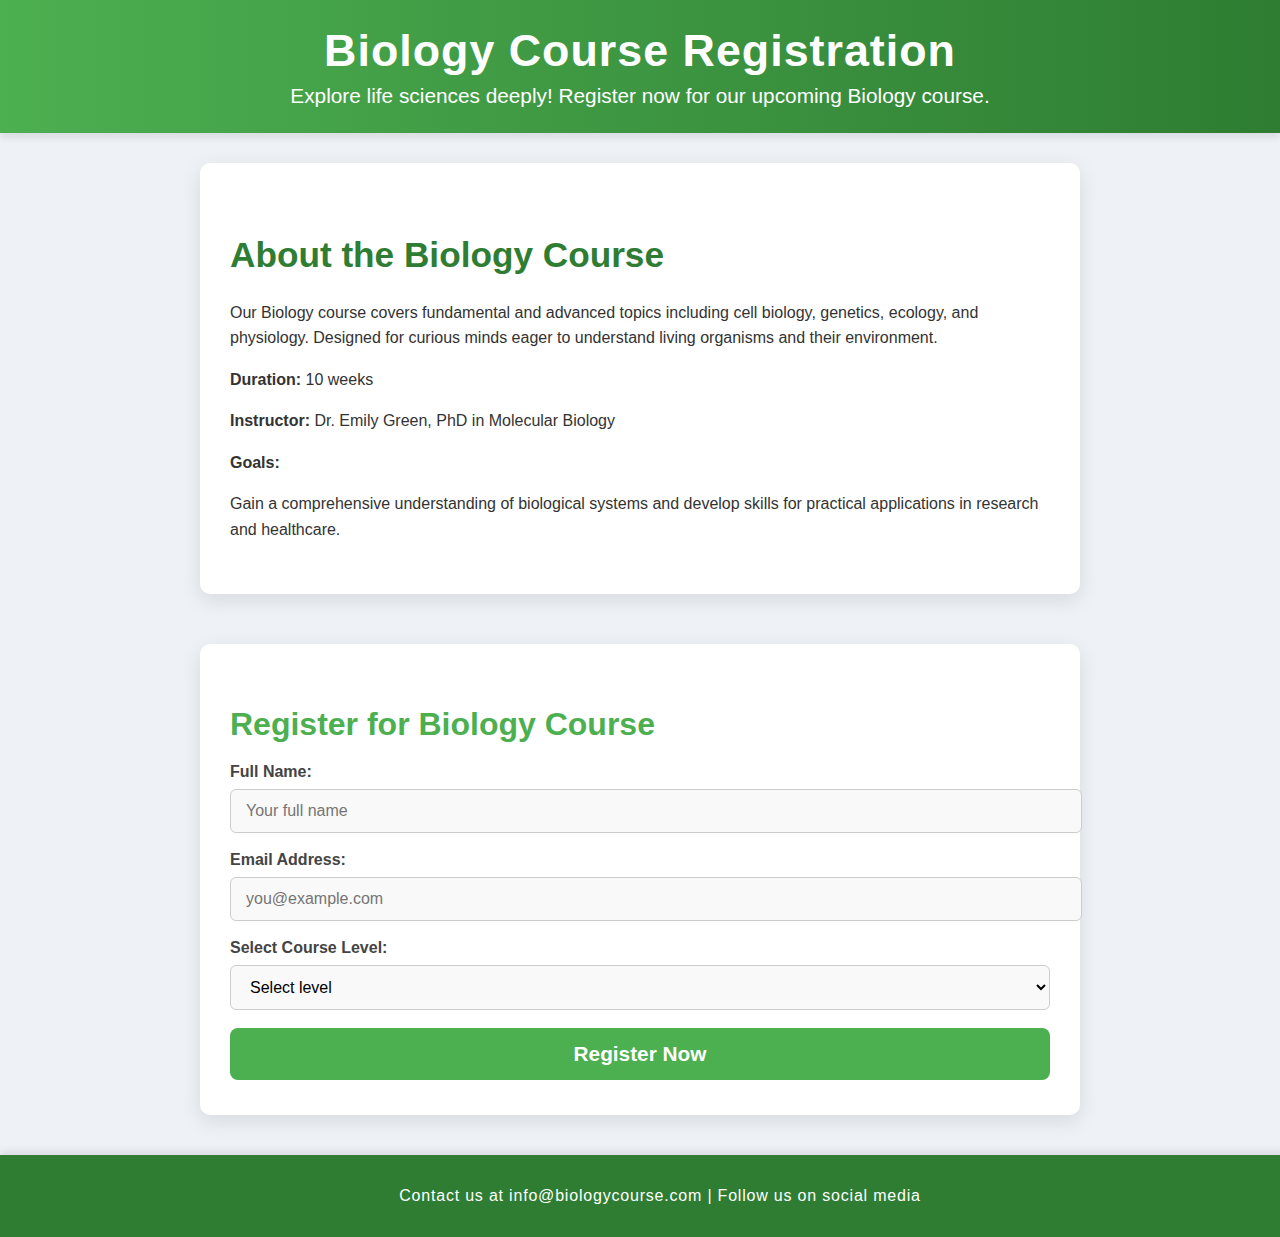
<file: biology.html>
<!DOCTYPE html>
<html lang="en">
<head>
  <meta charset="UTF-8" />
  <meta name="viewport" content="width=device-width, initial-scale=1" />
  <title>Biology Course Registration</title>
  <style>
    :root {
      --primary: #4caf50;
      --primary-dark: #2e7d32;
      --background: #eef2f7;
      --white: #fff;
      --text: #333;
      --shadow: 0 4px 8px rgba(0,0,0,0.1);
      --shadow-strong: 0 6px 20px rgba(0,0,0,0.1);
    }
    body {
      font-family: 'Segoe UI', Tahoma, Geneva, Verdana, sans-serif;
      background: var(--background);
      margin: 0;
      padding: 0;
      color: var(--text);
      min-height: 100vh;
      display: flex;
      flex-direction: column;
    }
    header {
      background: linear-gradient(90deg, var(--primary), var(--primary-dark));
      color: white;
      padding: 25px 20px;
      text-align: center;
      box-shadow: var(--shadow);
    }
    header h1 {
      margin: 0 0 8px;
      font-size: 2.8rem;
      letter-spacing: 1px;
    }
    header p {
      font-size: 1.3rem;
      font-weight: 500;
      margin: 0;
    }
    section.course-info {
      background: var(--white);
      max-width: 820px;
      margin: 30px auto;
      padding: 35px 30px;
      border-radius: 10px;
      box-shadow: var(--shadow-strong);
      line-height: 1.6;
    }
    section.course-info h2 {
      font-size: 2.2rem;
      margin-bottom: 15px;
      color: var(--primary-dark);
    }
    section.course-info p strong {
      font-weight: 700;
    }
    form {
      background: var(--white);
      max-width: 820px;
      margin: 20px auto 40px;
      padding: 30px 30px 35px;
      border-radius: 10px;
      box-shadow: var(--shadow-strong);
    }
    form h3 {
      font-size: 2rem;
      color: var(--primary);
      margin-bottom: 20px;
      font-weight: 700;
    }
    label {
      display: block;
      margin-bottom: 8px;
      font-size: 1rem;
      font-weight: 600;
      color: #444;
    }
    input[type="text"],
    input[type="email"],
    select {
      width: 100%;
      padding: 12px 15px;
      margin-bottom: 18px;
      font-size: 1rem;
      border: 1.8px solid #ccc;
      border-radius: 6px;
      transition: border-color 0.3s ease;
      background: #f9f9f9;
    }
    input[type="text"]:focus,
    input[type="email"]:focus,
    select:focus {
      border-color: var(--primary);
      outline: none;
      background: #fff;
    }
    button {
      width: 100%;
      background-color: var(--primary);
      color: white;
      border: none;
      padding: 14px 0;
      font-size: 1.3rem;
      border-radius: 8px;
      cursor: pointer;
      font-weight: 700;
      transition: background-color 0.25s ease;
    }
    button:hover {
      background-color: var(--primary-dark);
    }
    footer {
      text-align: center;
      padding: 16px 20px;
      background-color: var(--primary-dark);
      color: white;
      font-weight: 500;
      font-size: 1rem;
      letter-spacing: 0.05em;
      margin-top: auto;
      box-shadow: 0 -3px 8px rgba(0,0,0,0.1);
      position: relative;
      width: 100%;
    }

    /* Responsive Styles */
    @media (max-width: 900px) {
      section.course-info,
      form {
        max-width: 98vw;
        padding: 25px 10px;
      }
      section.course-info h2 {
        font-size: 1.5rem;
      }
      form h3 {
        font-size: 1.3rem;
      }
    }
    @media (max-width: 600px) {
      header {
        padding: 18px 5px;
      }
      header h1 {
        font-size: 1.5rem;
      }
      header p {
        font-size: 1rem;
      }
      section.course-info,
      form {
        padding: 14px 5vw;
        margin: 16px 0;
        border-radius: 7px;
        box-shadow: 0 2px 8px rgba(0,0,0,0.08);
      }
      section.course-info h2 {
        font-size: 1.15rem;
        margin-bottom: 10px;
      }
      label {
        font-size: 0.95rem;
      }
      input[type="text"],
      input[type="email"],
      select {
        font-size: 0.98rem;
        padding: 10px 10px;
      }
      button {
        font-size: 1rem;
        padding: 12px 0;
      }
      footer {
        font-size: 0.95rem;
        padding: 12px 5px;
      }
    }
    @media (max-width: 400px) {
      section.course-info,
      form {
        padding: 10px 2vw;
      }
      header h1 {
        font-size: 1.1rem;
      }
      form h3 {
        font-size: 1.05rem;
      }
    }
  </style>
</head>
<body>

  <header>
    <h1>Biology Course Registration</h1>
    <p>Explore life sciences deeply! Register now for our upcoming Biology course.</p>
  </header>

  <section class="course-info">
    <h2>About the Biology Course</h2>
    <p>Our Biology course covers fundamental and advanced topics including cell biology, genetics, ecology, and physiology. Designed for curious minds eager to understand living organisms and their environment.</p>
    <p><strong>Duration:</strong> 10 weeks</p>
    <p><strong>Instructor:</strong> Dr. Emily Green, PhD in Molecular Biology</p>
    <p><strong>Goals:</strong></p>
    <p>Gain a comprehensive understanding of biological systems and develop skills for practical applications in research and healthcare.</p>
  </section>

  <section>
    <form action="submit-registration.html" method="POST">
      <h3>Register for Biology Course</h3>

      <label for="name">Full Name:</label>
      <input type="text" id="name" name="name" placeholder="Your full name" required />

      <label for="email">Email Address:</label>
      <input type="email" id="email" name="email" placeholder="you@example.com" required />

      <label for="level">Select Course Level:</label>
      <select id="level" name="level" required>
        <option value="" disabled selected>Select level</option>
        <option value="beginner">Beginner</option>
        <option value="intermediate">Intermediate</option>
        <option value="advanced">Advanced</option>
      </select>

      <button type="submit">Register Now</button>
    </form>
  </section>

  <footer>
    <p>Contact us at info@biologycourse.com | Follow us on social media</p>
  </footer>

</body>
</html>
</file>
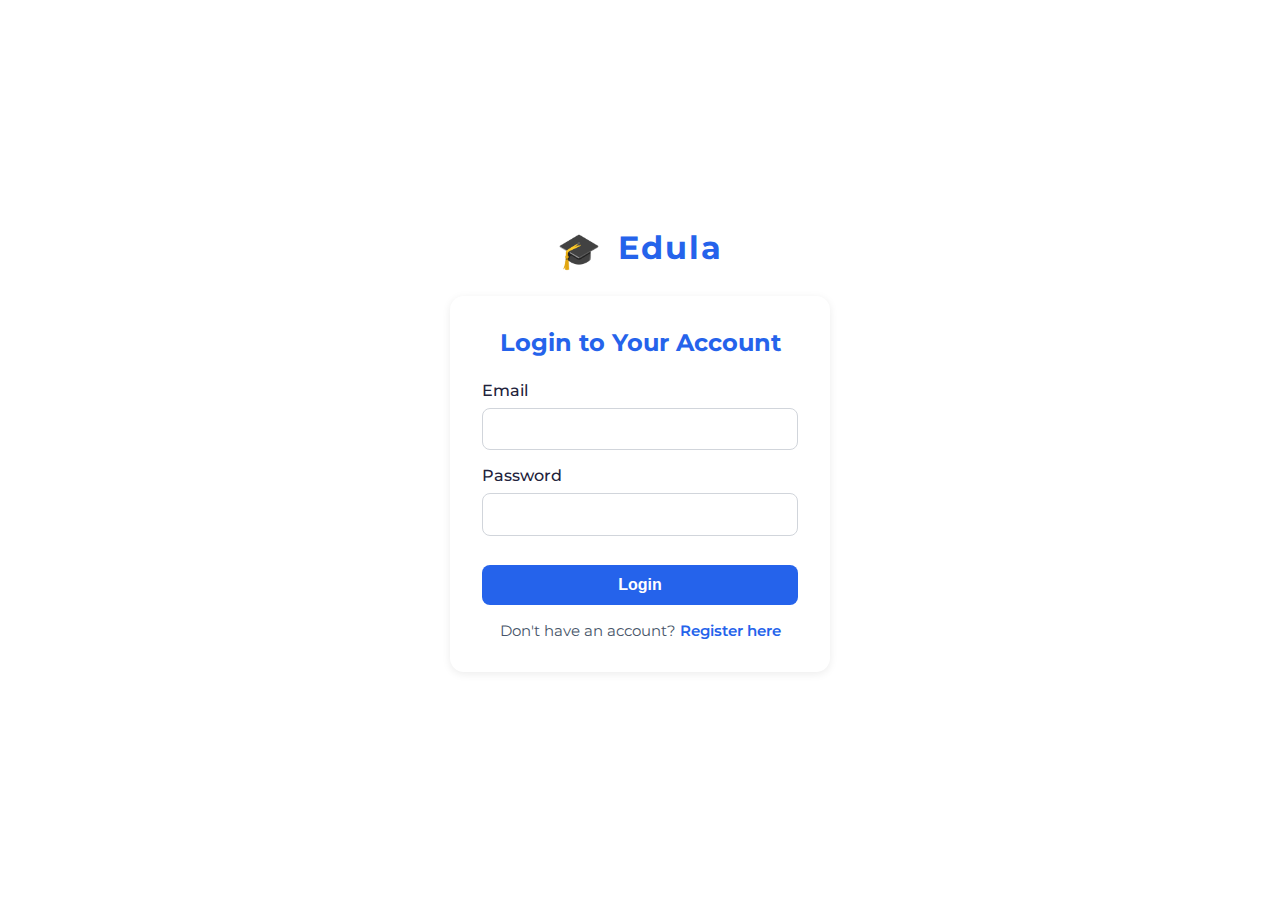
<file: login.html>
<!DOCTYPE html>
<html lang="en">
<head>
  <meta charset="UTF-8">
  <title>Edula - Login</title>
  <meta name="viewport" content="width=device-width, initial-scale=1.0">
  <link href="https://fonts.googleapis.com/css2?family=Montserrat:wght@700;400&display=swap" rel="stylesheet">
  <link rel="stylesheet" href="style_login.css">
</head>
<body>
  <div class="logo">
    <span class="logo-icon">🎓</span>
    <a href="index.html" class="logo-text">Edula</a>
  </div>

  <div class="login-container">
    <h1>Login to Your Account</h1>
    <form id="loginForm">
      <div class="form-group">
        <label for="email">Email</label>
        <input type="email" id="email" required>
      </div>
      <div class="form-group">
        <label for="password">Password</label>
        <input type="password" id="password" required>
      </div>
      <button type="submit" class="btn">Login</button>
    </form>
    <div class="register-link">
      Don't have an account? <a href="register.html">Register here</a>
    </div>
  </div>

  <script src="script_login.js"></script>
</body>
</html>
</file>
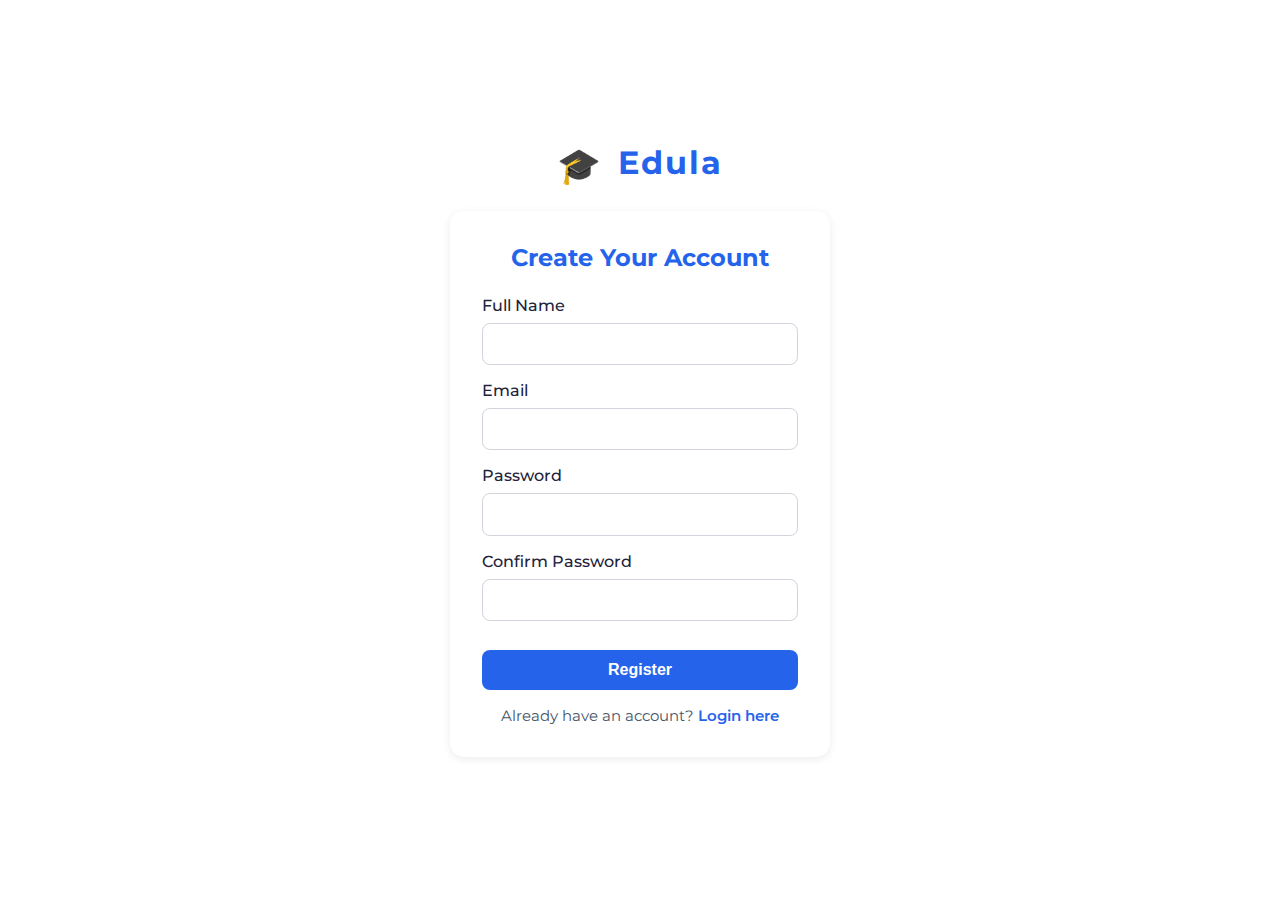
<file: register.html>
<!DOCTYPE html>
<html lang="en">
<head>
  <meta charset="UTF-8" />
  <title>Edula - Register</title>
  <meta name="viewport" content="width=device-width, initial-scale=1.0" />
  <link href="https://fonts.googleapis.com/css2?family=Montserrat:wght@700;400&display=swap" rel="stylesheet">
  <link rel="stylesheet" href="style_register.css" />
</head>
<body>
  <div class="logo">
    <span class="logo-icon">🎓</span>
    <a href="index.html" class="logo-text">Edula</a> 
  </div>
  <div class="register-container">
    <h1>Create Your Account</h1>
    <form id="registerForm">
      <div class="form-group">
        <label for="name">Full Name</label>
        <input type="text" id="name" required />
      </div>
      <div class="form-group">
        <label for="email">Email</label>
        <input type="email" id="email" required />
      </div>
      <div class="form-group"> 
        <label for="password">Password</label>
        <input type="password" id="password" required />
      </div>
      <div class="form-group">
        <label for="confirmPassword">Confirm Password</label>
        <input type="password" id="confirmPassword" required />
      </div>
      <button type="submit" class="btn">Register</button>
    </form>
    <div class="login-link"> 
      Already have an account? <a href="login.html">Login here</a>
    </div>
  </div>
  <script src="script_register.js"></script>
</body>
</html>
</file>
<file: style_login.css>
:root {
  --primary: #2563eb;
  --secondary: #f1f5f9;
  --accent: #22d3ee;
  --text: #22223b;
  --white: #fff;
  --shadow: 0 2px 8px rgba(0,0,0,0.08);
}

* {
  box-sizing: border-box;
  margin: 0;
  padding: 0;
}

body {
  font-family: 'Montserrat', Arial, sans-serif;
  background: var(--background);
  color: var(--text);
  min-height: 100vh;
  display: flex;
  flex-direction: column;
  align-items: center;
  justify-content: center;
  padding: 2rem;
}

.logo {
  font-size: 2rem;
  font-weight: 700;
  color: var(--primary);
  letter-spacing: 2px;
  margin-bottom: 1.5rem;
  text-align: center;
}

.logo-icon {
  font-size: 2.2rem;
  vertical-align: middle;
}

.logo-text {
  text-decoration: none;
  color: var(--primary);
  font-weight: 700;
  margin-left: 0.3rem;
}

.login-container {
  background: var(--white);
  border-radius: 14px;
  box-shadow: var(--shadow);
  padding: 2rem;
  width: 100%;
  max-width: 380px;
  text-align: center;
}

.login-container h1 {
  color: var(--primary);
  margin-bottom: 1.5rem;
  font-size: 1.5rem;
}

.form-group {
  margin-bottom: 1rem;
  text-align: left;
}

.form-group label {
  display: block;
  margin-bottom: 0.5rem;
  font-weight: 500;
}

.form-group input {
  width: 100%;
  padding: 0.7rem;
  border: 1px solid #d1d5db;
  border-radius: 8px;
  font-size: 1rem;
  outline: none;
  background-color: #fff;
  color: var(--text);
}

.form-group input:focus {
  border: 1.5px solid var(--primary);
}

.btn {
  background: var(--primary);
  color: var(--white);
  border: none;
  border-radius: 8px;
  padding: 0.7rem 1.5rem;
  font-size: 1rem;
  font-weight: 600;
  cursor: pointer;
  transition: background 0.2s ease;
  margin-top: 0.8rem;
  width: 100%;
}

.btn:hover {
  background: var(--accent);
  color: var(--text);
}

.register-link {
  margin-top: 1rem;
  font-size: 0.95rem;
  color: #475569;
}

.register-link a {
  color: var(--primary);
  text-decoration: none;
  font-weight: 600;
}

.register-link a:hover {
  text-decoration: underline;
}
@media (max-width: 600px) {
  body {
    padding: 0.5rem;
  }
  .logo {
    font-size: 1.2rem;
    margin-bottom: 1rem;
  }
  .logo-icon {
    font-size: 1.5rem;
  }
  .login-container {
    padding: 1rem 0.5rem;
    max-width: 98vw;
    border-radius: 8px;
  }
  .login-container h1 {
    font-size: 1.1rem;
    margin-bottom: 1rem;
  }
  .form-group input {
    padding: 0.6rem;
    font-size: 0.98rem;
  }
  .btn {
    padding: 0.6rem 1rem;
    font-size: 0.98rem;
  }
}

@media (max-width: 400px) {
  .login-container {
    padding: 0.5rem 0.2rem;
  }
  .logo {
    font-size: 1rem;
  }
}
</file>
<file: style_register.css>
:root {
  --primary: #2563eb;
  --secondary: #f1f5f9;
  --accent: #22d3ee;
  --text: #22223b;
  --white: #fff;
  --shadow: 0 2px 8px rgba(0,0,0,0.08);
  --background: #ffffff; 
}


* {
  box-sizing: border-box;
  margin: 0;
  padding: 0;
}

body {
  font-family: 'Montserrat', Arial, sans-serif;
  background: var(--background);
  color: var(--text);
  min-height: 100vh;
  display: flex;
  flex-direction: column;
  align-items: center;
  justify-content: center;
  padding: 2rem;
}

.logo {
  font-size: 2rem;
  font-weight: 700;
  color: var(--primary);
  letter-spacing: 2px;
  margin-bottom: 1.5rem;
  text-align: center;
}

.logo-icon {
  font-size: 2.2rem;
  vertical-align: middle;
}

.logo-text {
  text-decoration: none;
  color: var(--primary);
  font-weight: 700;
  margin-left: 0.3rem;
}

.register-container {
  background: var(--white);
  border-radius: 14px;
  box-shadow: var(--shadow);
  padding: 2rem;
  width: 100%;
  max-width: 380px;
  text-align: center;
}

.register-container h1 {
  color: var(--primary);
  margin-bottom: 1.5rem;
  font-size: 1.5rem;
}

.form-group {
  margin-bottom: 1rem;
  text-align: left;
}

.form-group label {
  display: block;
  margin-bottom: 0.5rem;
  font-weight: 500;
}

.form-group input {
  width: 100%;
  padding: 0.7rem;
  border: 1px solid #d1d5db;
  border-radius: 8px;
  font-size: 1rem;
  outline: none;
  background-color: #fff;
  color: var(--text);
}

.form-group input:focus {
  border: 1.5px solid var(--primary);
}

.btn {
  background: var(--primary);
  color: var(--white);
  border: none;
  border-radius: 8px;
  padding: 0.7rem 1.5rem;
  font-size: 1rem;
  font-weight: 600;
  cursor: pointer;
  transition: background 0.2s ease;
  margin-top: 0.8rem;
  width: 100%;
}

.btn:hover {
  background: var(--accent);
  color: var(--text);
}

.login-link {
  margin-top: 1rem;
  font-size: 0.95rem;
  color: #475569;
}

.login-link a {
  color: var(--primary);
  text-decoration: none;
  font-weight: 600;
}

.login-link a:hover {
  text-decoration: underline;
}
@media (max-width: 600px) {
  body {
    padding: 0.5rem;
  }
  .logo {
    font-size: 1.2rem;
    margin-bottom: 1rem;
  }
  .logo-icon {
    font-size: 1.5rem;
  }
  .register-container {
    padding: 1rem 0.5rem;
    max-width: 98vw;
    border-radius: 8px;
  }
  .register-container h1 {
    font-size: 1.1rem;
    margin-bottom: 1rem;
  }
  .form-group input {
    padding: 0.6rem;
    font-size: 0.98rem;
  }
  .btn {
    padding: 0.6rem 1rem;
    font-size: 0.98rem;
  }
}

@media (max-width: 400px) {
  .register-container {
    padding: 0.5rem 0.2rem;
  }
  .logo {
    font-size: 1rem;
  }
}
</file>
